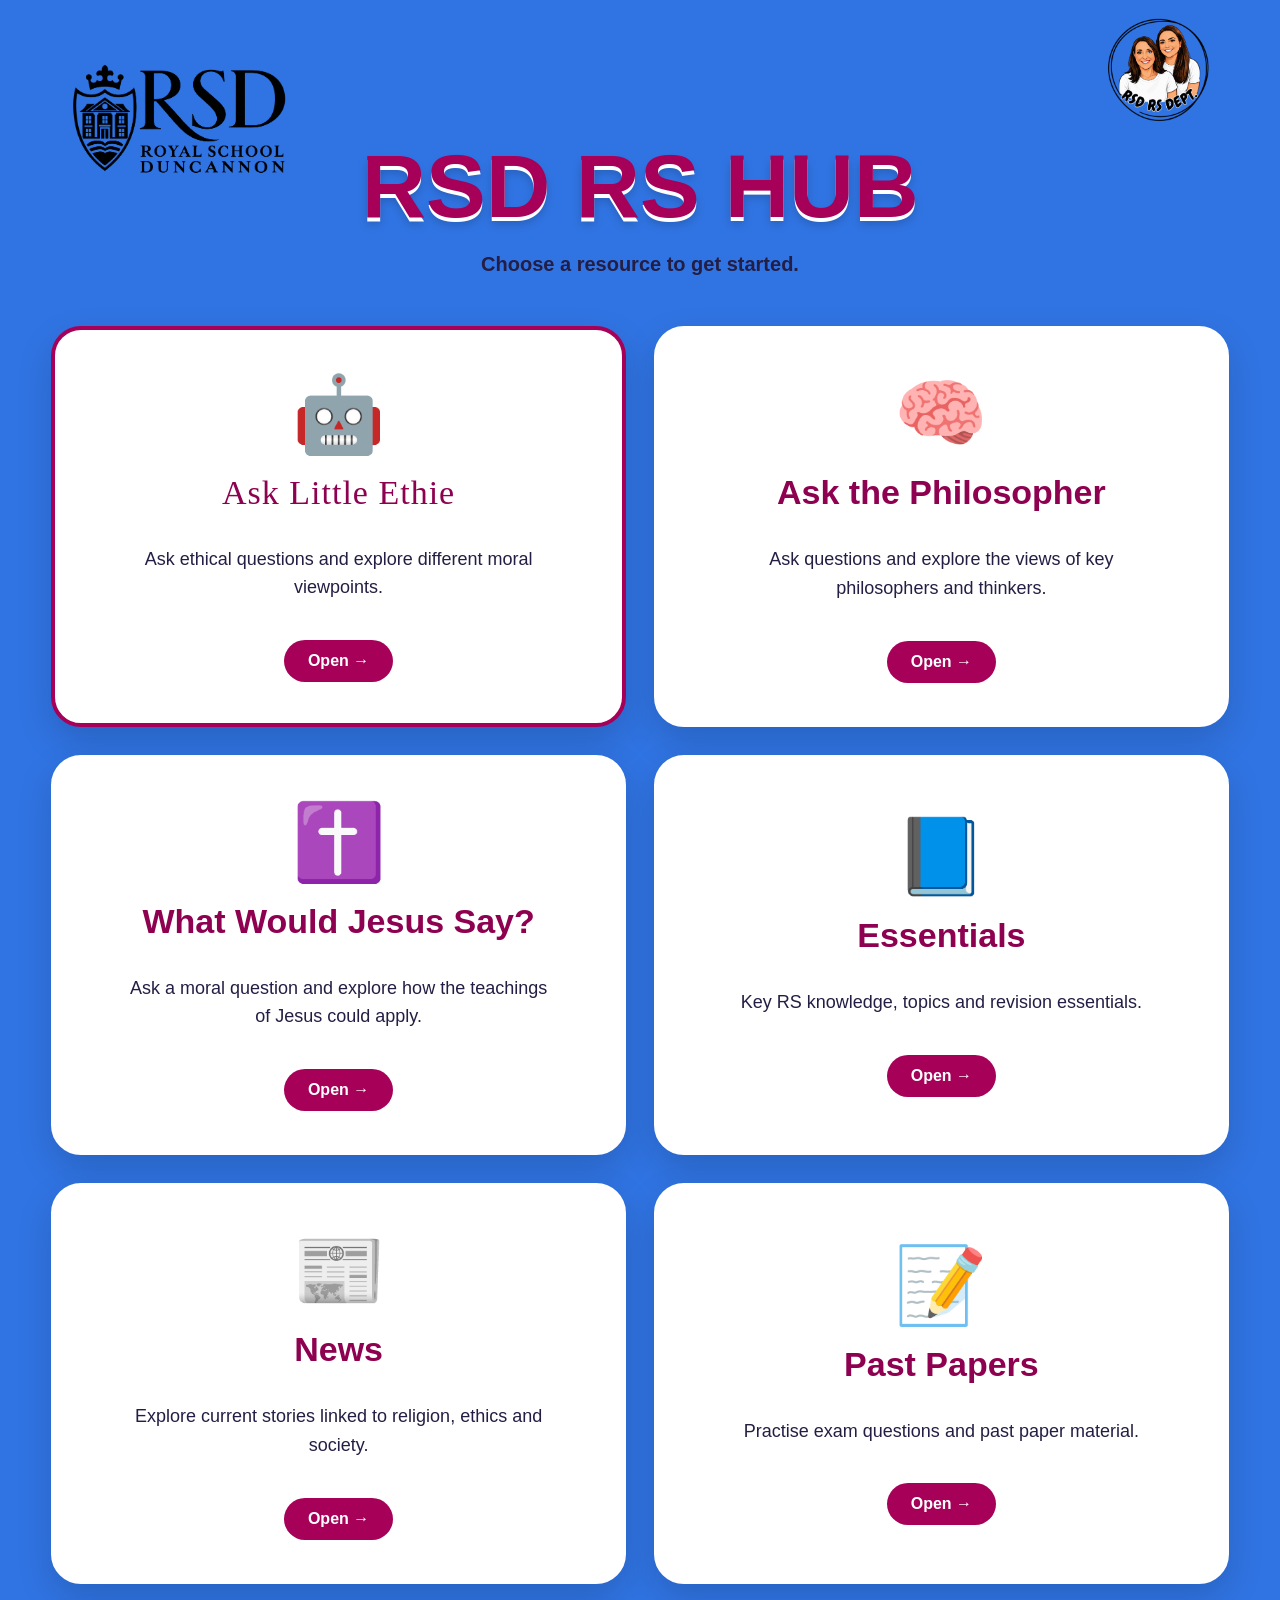
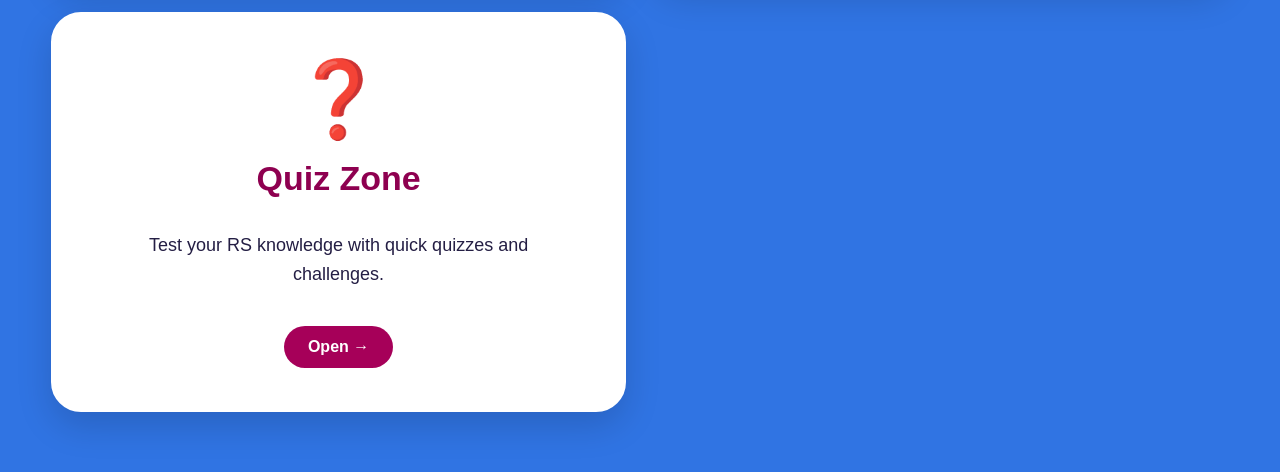
<file: index.html>
<!DOCTYPE html>
<html lang="en">

<head>
  <meta charset="UTF-8">
  <meta name="viewport" content="width=device-width, initial-scale=1.0">

  <title>RSD RS Hub</title>

  <link rel="stylesheet" href="style.css">
</head>
  
<body class="hub-page">

  <main class="hub">
<img
  src="RSDlogoTB.png"
  alt="Royal School Dungannon"
  class="corner-logo corner-logo-left"
>

<img
  src="smiling_duo_rsd_emblem.png"
  alt="RSD RS Department"
  class="corner-logo corner-logo-right"
>
<header class="hub-header">

  <h1>RSD RS HUB</h1>

  <p>Choose a resource to get started.</p>

</header>

    <section class="hub-grid">

      <a href="ethos.html" class="hub-card ethos-card">

        <div class="hub-icon">
          🤖
        </div>

        <h2 class="ethie-title">Ask Little Ethie</h2>

        <p>
          Ask ethical questions and explore different
          moral viewpoints.
        </p>

<span class="hub-open">
  Open →
</span>

</a>



  <a href="philosophers.html" class="hub-card philosopher-card">

  <div class="hub-icon">
    🧠
  </div>

  <h2>Ask the Philosopher</h2>

  <p>
    Ask questions and explore the views of key philosophers and thinkers.
  </p>

  <span class="hub-open">
    Open →
  </span>
    </a>
<a href="jesus.html" class="hub-card jesus-card">

  <div class="hub-icon">
    ✝️
  </div>

  <h2>What Would Jesus Say?</h2>

  <p>
    Ask a moral question and explore how the teachings of Jesus could apply.
  </p>

  <span class="hub-open">
    Open →
  </span>

</a>


      <a href="essentials.html" class="hub-card">

  <div class="hub-icon">
    📘
  </div>

  <h2>Essentials</h2>

  <p>
    Key RS knowledge, topics and revision essentials.
  </p>

  <span class="hub-open">
    Open →
  </span>

</a>


<a href="https://canva.link/9yut80tl4a3m4l4" class="hub-card" target="_blank" rel="noopener noreferrer">

  <div class="hub-icon">
    📰
  </div>

  <h2>News</h2>

  <p>
    Explore current stories linked to religion, ethics and society.
  </p>

  <span class="hub-open">
    Open →
  </span>

</a>


<a href="past-papers.html" class="hub-card">

  <div class="hub-icon">
    📝
  </div>

  <h2>Past Papers</h2>

  <p>
    Practise exam questions and past paper material.
  </p>

  <span class="hub-open">
    Open →
  </span>

</a>


<a href="quiz.html" class="hub-card">

  <div class="hub-icon">
    ❓
  </div>

  <h2>Quiz Zone</h2>

  <p>
    Test your RS knowledge with quick quizzes and challenges.
  </p>

  <span class="hub-open">
    Open →
  </span>

</a>
    </section>
  </main>
<div id="peekRobot" class="peek-robot">
  <div class="peek-head">
    <div class="peek-face">
      <div class="peek-eyes">
        <span></span>
        <span></span>
      </div>
      <div class="peek-mouth"></div>
    </div>
  </div>
</div>
  <script>
  const peekRobot = document.getElementById("peekRobot");

  const peekPositions = [
    "peek-left",
    "peek-right",
    "peek-bottom-left",
    "peek-bottom-right"
  ];
    
  function showPeekRobot() {
    peekRobot.className = "peek-robot";

    const randomPosition =
      peekPositions[Math.floor(Math.random() * peekPositions.length)];

    peekRobot.classList.add(randomPosition);

    setTimeout(() => {
      peekRobot.classList.add("show");
    }, 100);

    setTimeout(() => {
      peekRobot.classList.remove("show");
    }, 3500);

    const nextPeek =
      Math.floor(Math.random() * 12000) + 10000;

    setTimeout(showPeekRobot, nextPeek);
  }

  setTimeout(showPeekRobot, 5000);
    const idleScreen = document.getElementById("idleScreen");

let idleTimer;

function resetIdleTimer() {
  idleScreen.classList.remove("show");

  clearTimeout(idleTimer);

  idleTimer = setTimeout(() => {
    idleScreen.classList.add("show");
  }, 30000);
}

document.addEventListener("mousemove", resetIdleTimer);
document.addEventListener("mousedown", resetIdleTimer);
document.addEventListener("keydown", resetIdleTimer);
document.addEventListener("touchstart", resetIdleTimer);

resetIdleTimer();
</script>
  
  <div id="idleScreen" class="idle-screen">
  IDLE
</div>
  
</body>
</html>
</file>
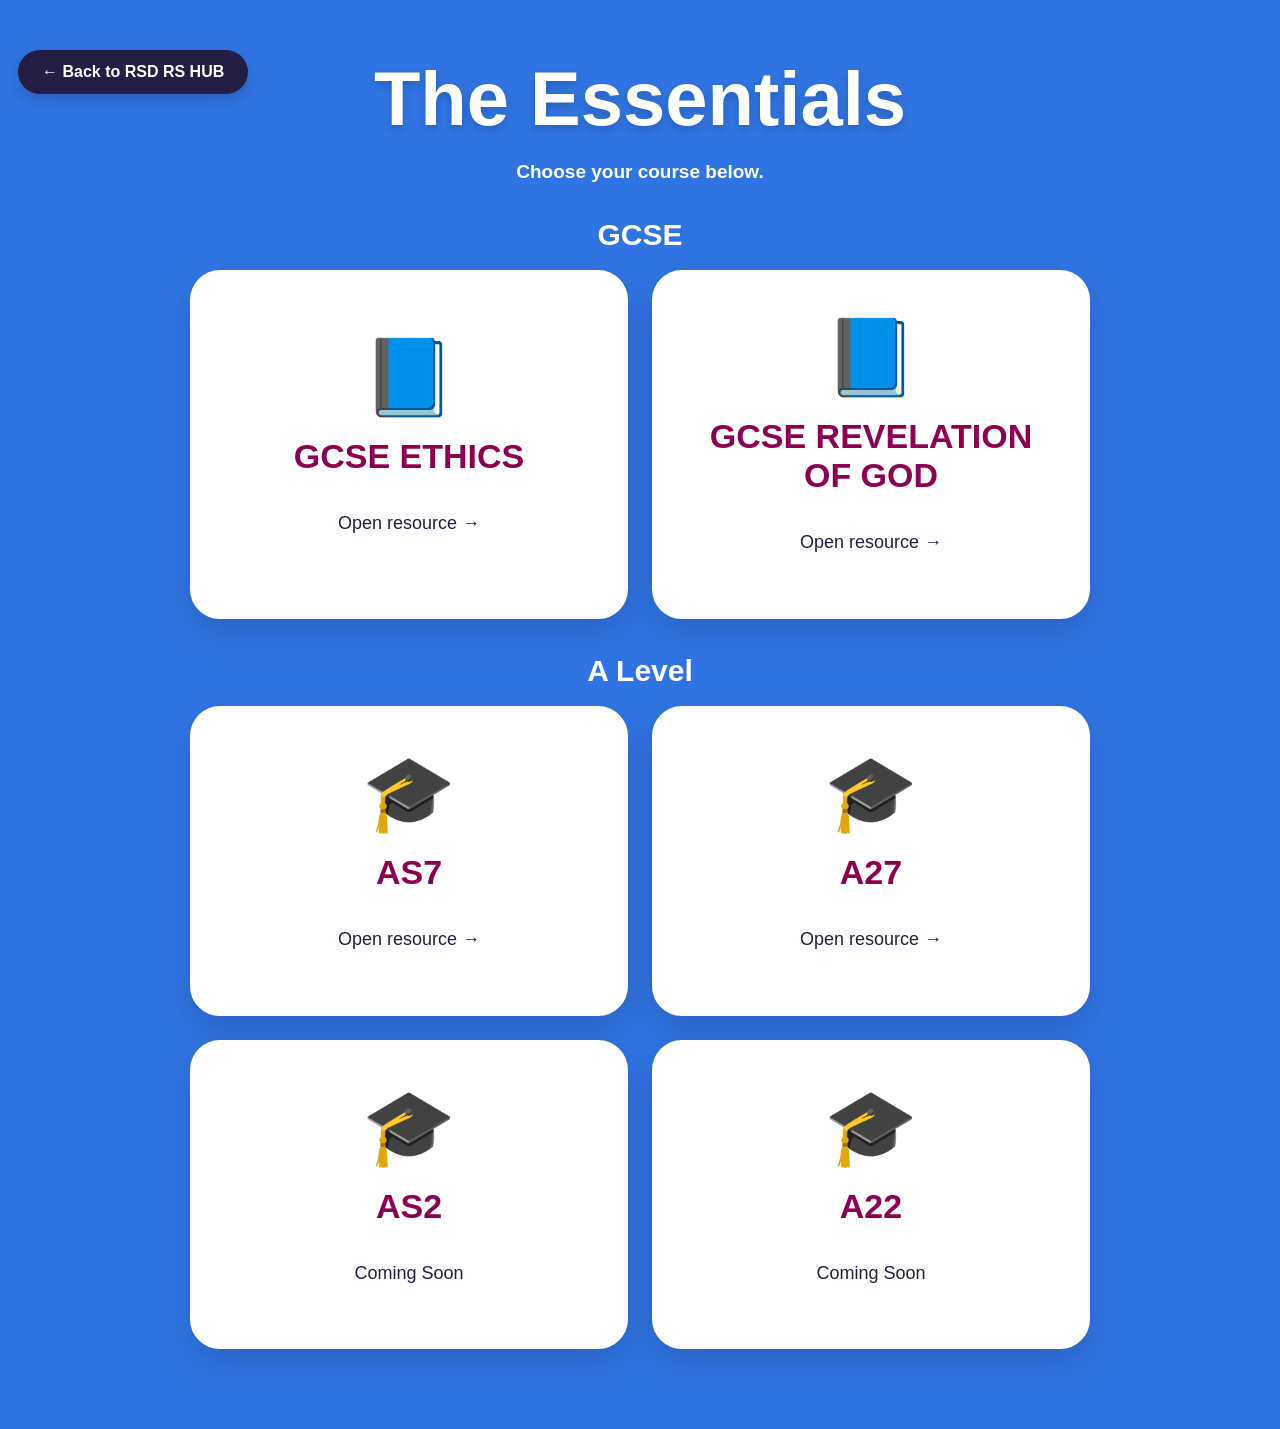
<file: essentials.html>
<!DOCTYPE html>
<html lang="en">

<head>
  <meta charset="UTF-8">
  <meta name="viewport" content="width=device-width, initial-scale=1.0">

  <title>The Essentials</title>

  <link rel="stylesheet" href="style.css">
</head>

<body>

  <main class="essentials-page">

    <a href="index.html" class="home-button">
      ← Back to RSD RS HUB
    </a>

    <h1>The Essentials</h1>

    <p class="essentials-intro">
      Choose your course below.
    </p>


    <h2 class="essentials-section-title">
      GCSE
    </h2>

    <section class="essentials-grid">

      <a href="https://canva.link/kz4bxs4hrdevelj"
         class="hub-card"
         target="_blank"
         rel="noopener noreferrer">

        <div class="hub-icon">
          📘
        </div>

        <h2>GCSE ETHICS</h2>

        <p>
          Open resource →
        </p>

      </a>


      <a href="https://canva.link/eyee7j3oi929hre"
         class="hub-card"
         target="_blank"
         rel="noopener noreferrer">

        <div class="hub-icon">
          📘
        </div>

        <h2>GCSE REVELATION OF GOD</h2>

        <p>
          Open resource →
        </p>

      </a>

    </section>


    <h2 class="essentials-section-title">
      A Level
    </h2>

    <section class="essentials-grid">

      <a href="https://canva.link/0fxkkprxi3076tm"
         class="hub-card"
         target="_blank"
         rel="noopener noreferrer">

        <div class="hub-icon">
          🎓
        </div>

        <h2>AS7</h2>

        <p>
          Open resource →
        </p>

      </a>


      <a href="https://canva.link/s7z1t099bra8o6f"
         class="hub-card"
         target="_blank"
         rel="noopener noreferrer">

        <div class="hub-icon">
          🎓
        </div>

        <h2>A27</h2>

        <p>
          Open resource →
        </p>

      </a>


      <div class="hub-card">

        <div class="hub-icon">
          🎓
        </div>

        <h2>AS2</h2>

        <p>
          Coming Soon
        </p>

      </div>


      <div class="hub-card">

        <div class="hub-icon">
          🎓
        </div>

        <h2>A22</h2>

        <p>
          Coming Soon
        </p>

      </div>

    </section>

  </main>

</body>

</html>
</file>
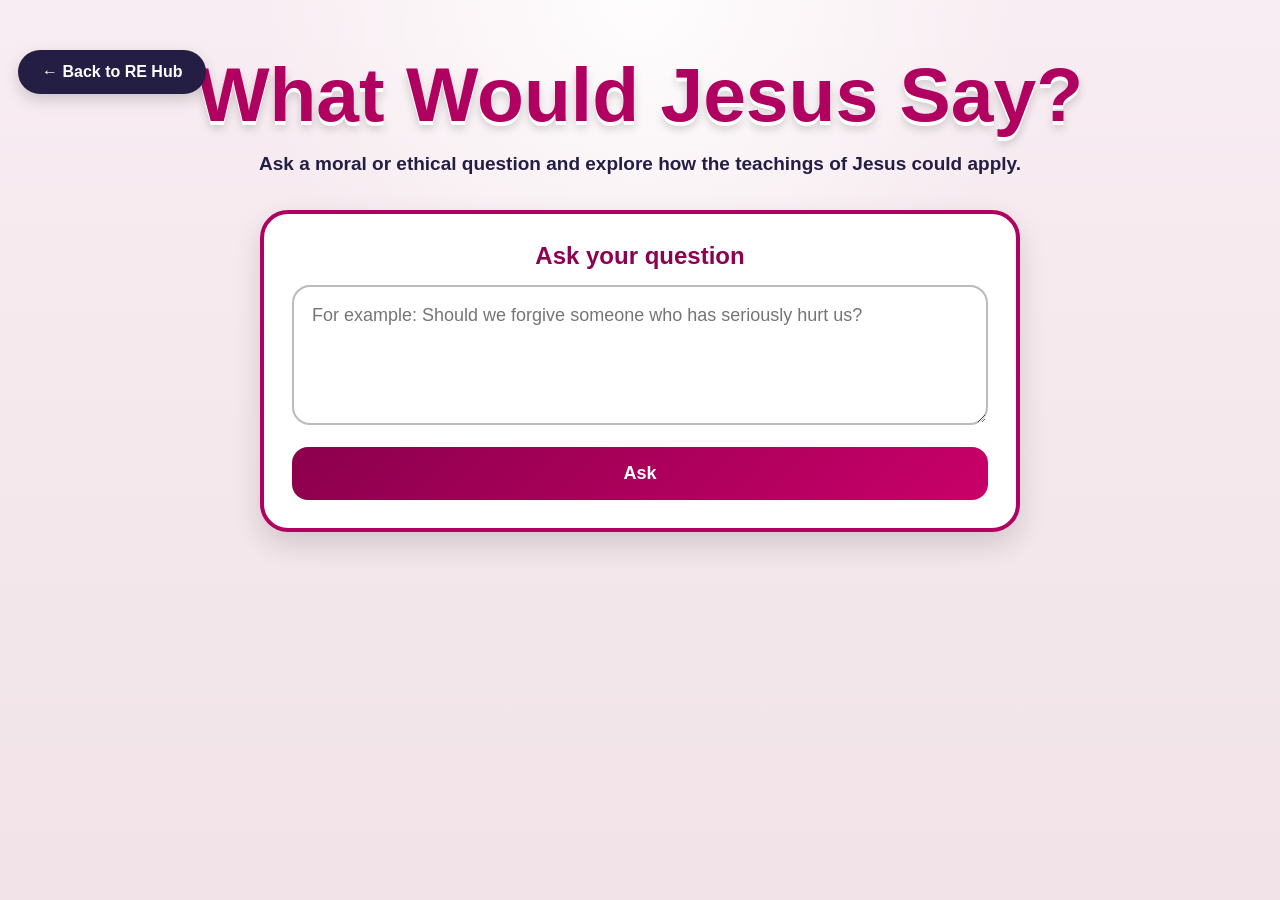
<file: jesus.html>
<!DOCTYPE html>
<html lang="en">

<head>
  <meta charset="UTF-8">
  <meta name="viewport" content="width=device-width, initial-scale=1.0">

  <title>What Would Jesus Say?</title>

  <link rel="stylesheet" href="style.css">
</head>

<body>

  <main class="jesus-page">

    <a href="index.html" class="home-button">← Back to RE Hub</a>

    <header class="jesus-header">
      <h1>What Would Jesus Say?</h1>
      <p>
        Ask a moral or ethical question and explore how the teachings of Jesus could apply.
      </p>
    </header>

    <section class="jesus-question-box">

      <label for="jesusQuestion">
        Ask your question
      </label>

      <textarea
        id="jesusQuestion"
        placeholder="For example: Should we forgive someone who has seriously hurt us?"
      ></textarea>

      <button id="askJesusButton">
        Ask
      </button>

    </section>

    <section id="jesusAnswer" class="jesus-answer hidden">

      <h2>What Would Jesus Say?</h2>

      <div id="jesusAnswerText"></div>

    </section>

  </main>

  <script src="jesus.js"></script>

</body>

</html>
</file>
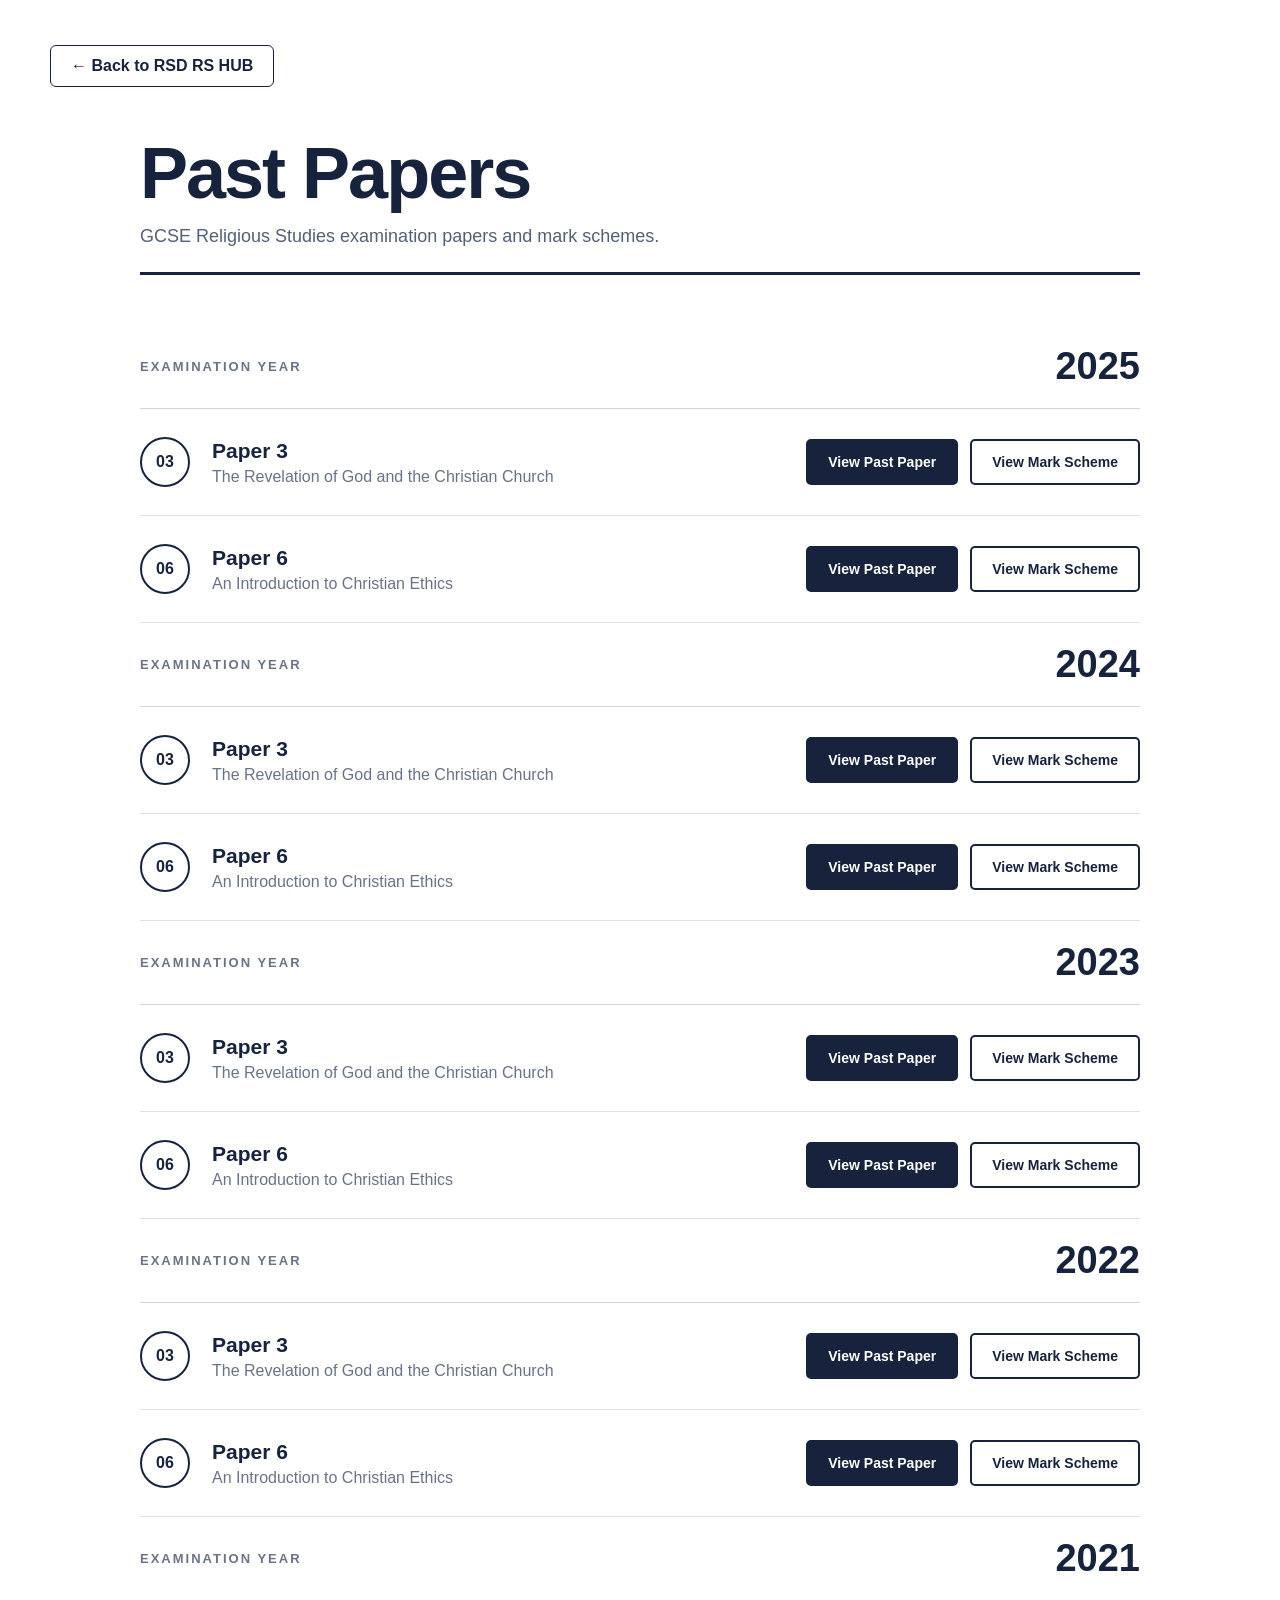
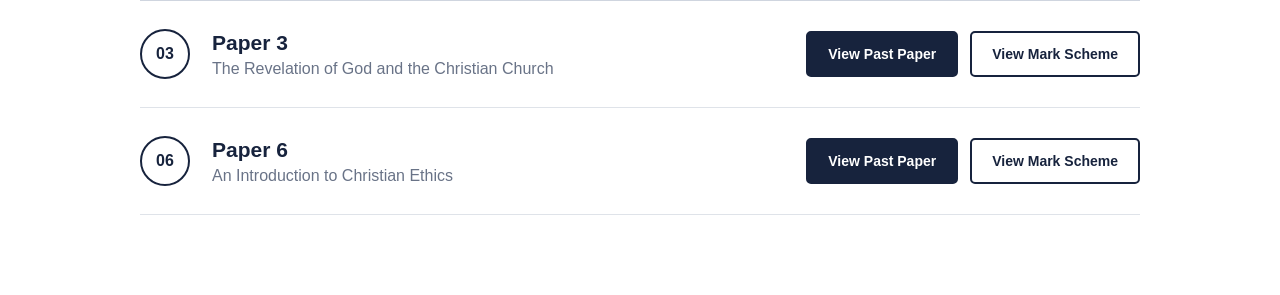
<file: past-papers.html>
<!DOCTYPE html>
<html lang="en">

<head>
  <meta charset="UTF-8">
  <meta name="viewport" content="width=device-width, initial-scale=1.0">

  <title>Past Papers | RSD RS HUB</title>

  <link rel="stylesheet" href="style.css">
</head>

<body>

  <main class="past-papers-page">

    <a href="index.html" class="past-papers-back">
      ← Back to RSD RS HUB
    </a>

    <header class="past-papers-header">

      <h1>Past Papers</h1>

      <p>
        GCSE Religious Studies examination papers and mark schemes.
      </p>

    </header>


    <!-- =====================
         2025
    ====================== -->

    <section class="paper-year">

      <div class="paper-year-heading">
        <span>EXAMINATION YEAR</span>
        <h2>2025</h2>
      </div>


      <div class="paper-entry">

        <div class="paper-info">

          <span class="paper-number">03</span>

          <div>
            <h3>Paper 3</h3>
            <p>
              The Revelation of God and the Christian Church
            </p>
          </div>

        </div>

        <div class="paper-actions">

          <a
            href="https://ccea.org.uk/downloads/docs/Past-Papers/cleared/GCSE/GCSE%20Religious%20Studies%20%282017%29/2025-Summer/Standard/0/GCSE-Religious%20Studies-581-Summer2025-Paper%203%2C%20The%20Revelation%20of%20God%20and%20the%20Christian%20Church-Paper.pdf"
            class="paper-button"
            target="_blank"
            rel="noopener noreferrer">
            View Past Paper
          </a>

          <a
            href="https://ccea.org.uk/downloads/docs/Past-Papers/cleared/GCSE/GCSE%20Religious%20Studies%20%282017%29/2025-Summer/Standard/0/GCSE-Religious%20Studies-581-Summer2025-Paper%203%2C%20The%20Revelation%20of%20God%20and%20the%20Christian%20Church-MS.pdf"
            class="answers-button"
            target="_blank"
            rel="noopener noreferrer">
            View Mark Scheme
          </a>

        </div>

      </div>


      <div class="paper-entry">

        <div class="paper-info">

          <span class="paper-number">06</span>

          <div>
            <h3>Paper 6</h3>
            <p>
              An Introduction to Christian Ethics
            </p>
          </div>

        </div>

        <div class="paper-actions">

          <a
            href="https://ccea.org.uk/downloads/docs/Past-Papers/cleared/GCSE/GCSE%20Religious%20Studies%20%282017%29/2025-Summer/Standard/0/GCSE-Religious%20Studies-581-Summer2025-Paper%206%2C%20An%20Introduction%20to%20Christian%20Ethics-Paper.pdf"
            class="paper-button"
            target="_blank"
            rel="noopener noreferrer">
            View Past Paper
          </a>

          <a
            href="https://ccea.org.uk/downloads/docs/Past-Papers/cleared/GCSE/GCSE%20Religious%20Studies%20%282017%29/2025-Summer/Standard/0/GCSE-Religious%20Studies-581-Summer2025-Paper%206%2C%20An%20Introduction%20to%20Christian%20Ethics-MS.pdf"
            class="answers-button"
            target="_blank"
            rel="noopener noreferrer">
            View Mark Scheme
          </a>

        </div>

      </div>

    </section>


    <!-- =====================
         2024
    ====================== -->

    <section class="paper-year">

      <div class="paper-year-heading">
        <span>EXAMINATION YEAR</span>
        <h2>2024</h2>
      </div>


      <div class="paper-entry">

        <div class="paper-info">

          <span class="paper-number">03</span>

          <div>
            <h3>Paper 3</h3>
            <p>
              The Revelation of God and the Christian Church
            </p>
          </div>

        </div>

        <div class="paper-actions">

          <a
            href="https://ccea.org.uk/downloads/docs/Past-Papers/cleared/GCSE/GCSE%20Religious%20Studies%20%282017%29/2024-Summer/Standard/0/GCSE-Religious%20Studies-581-Summer2024-Paper%203%2C%20The%20Revelation%20of%20God%20and%20the%20Christian%20Church-Paper.pdf"
            class="paper-button"
            target="_blank"
            rel="noopener noreferrer">
            View Past Paper
          </a>

          <a
            href="https://ccea.org.uk/downloads/docs/Past-Papers/cleared/GCSE/GCSE%20Religious%20Studies%20%282017%29/2024-Summer/Standard/0/GCSE-Religious%20Studies-581-Summer2024-Paper%203%2C%20The%20Revelation%20of%20God%20and%20the%20Christian%20Church-MS.pdf"
            class="answers-button"
            target="_blank"
            rel="noopener noreferrer">
            View Mark Scheme
          </a>

        </div>

      </div>


      <div class="paper-entry">

        <div class="paper-info">

          <span class="paper-number">06</span>

          <div>
            <h3>Paper 6</h3>
            <p>
              An Introduction to Christian Ethics
            </p>
          </div>

        </div>

        <div class="paper-actions">

          <a
            href="https://ccea.org.uk/downloads/docs/Past-Papers/cleared/GCSE/GCSE%20Religious%20Studies%20%282017%29/2024-Summer/Standard/0/GCSE-Religious%20Studies-581-Summer2024-Paper%206%2C%20An%20Introduction%20to%20Christian%20Ethics-Paper.pdf"
            class="paper-button"
            target="_blank"
            rel="noopener noreferrer">
            View Past Paper
          </a>

          <a
            href="https://ccea.org.uk/downloads/docs/Past-Papers/cleared/GCSE/GCSE%20Religious%20Studies%20%282017%29/2024-Summer/Standard/0/GCSE-Religious%20Studies-581-Summer2024-Paper%206%2C%20An%20Introduction%20to%20Christian%20Ethics-MS.pdf"
            class="answers-button"
            target="_blank"
            rel="noopener noreferrer">
            View Mark Scheme
          </a>

        </div>

      </div>

    </section>


    <!-- =====================
         2023
    ====================== -->

    <section class="paper-year">

      <div class="paper-year-heading">
        <span>EXAMINATION YEAR</span>
        <h2>2023</h2>
      </div>


      <div class="paper-entry">

        <div class="paper-info">

          <span class="paper-number">03</span>

          <div>
            <h3>Paper 3</h3>
            <p>
              The Revelation of God and the Christian Church
            </p>
          </div>

        </div>

        <div class="paper-actions">

          <a
            href="https://ccea.org.uk/downloads/docs/Past-Papers/cleared/GCSE/GCSE%20Religious%20Studies%20%282017%29/2023-Summer/Standard/0/GCSE-Religious%20Studies-581-Summer2023-Paper%203%2C%20The%20Revelation%20of%20God%20and%20the%20Christian%20Church-Paper.pdf"
            class="paper-button"
            target="_blank"
            rel="noopener noreferrer">
            View Past Paper
          </a>

          <a
            href="https://ccea.org.uk/downloads/docs/Past-Papers/cleared/GCSE/GCSE%20Religious%20Studies%20%282017%29/2023-Summer/Standard/0/GCSE-Religious%20Studies-581-Summer2023-Paper%203%2C%20The%20Revelation%20of%20God%20and%20the%20Christian%20Church-MS.pdf"
            class="answers-button"
            target="_blank"
            rel="noopener noreferrer">
            View Mark Scheme
          </a>

        </div>

      </div>


      <div class="paper-entry">

        <div class="paper-info">

          <span class="paper-number">06</span>

          <div>
            <h3>Paper 6</h3>
            <p>
              An Introduction to Christian Ethics
            </p>
          </div>

        </div>

        <div class="paper-actions">

          <a
            href="https://ccea.org.uk/downloads/docs/Past-Papers/cleared/GCSE/GCSE%20Religious%20Studies%20%282017%29/2023-Summer/Standard/0/GCSE-Religious%20Studies-581-Summer2023-Paper%206%2C%20An%20Introduction%20to%20Christian%20Ethics-Paper.pdf"
            class="paper-button"
            target="_blank"
            rel="noopener noreferrer">
            View Past Paper
          </a>

          <a
            href="https://ccea.org.uk/downloads/docs/Past-Papers/cleared/GCSE/GCSE%20Religious%20Studies%20%282017%29/2023-Summer/Standard/0/GCSE-Religious%20Studies-581-Summer2023-Paper%206%2C%20An%20Introduction%20to%20Christian%20Ethics-MS.pdf"
            class="answers-button"
            target="_blank"
            rel="noopener noreferrer">
            View Mark Scheme
          </a>

        </div>

      </div>

    </section>


    <!-- =====================
         2022
    ====================== -->

    <section class="paper-year">

      <div class="paper-year-heading">
        <span>EXAMINATION YEAR</span>
        <h2>2022</h2>
      </div>


      <div class="paper-entry">

        <div class="paper-info">

          <span class="paper-number">03</span>

          <div>
            <h3>Paper 3</h3>
            <p>
              The Revelation of God and the Christian Church
            </p>
          </div>

        </div>

        <div class="paper-actions">

          <a
            href="https://ccea.org.uk/downloads/docs/Past-Papers/cleared/GCSE/GCSE%20Religious%20Studies%20%282017%29/2022-Summer/Standard/0/GCSE-Religious%20Studies-581-Summer2022-Paper%203%2C%20The%20Revelation%20of%20God%20and%20the%20Christian%20Church-Paper.pdf"
            class="paper-button"
            target="_blank"
            rel="noopener noreferrer">
            View Past Paper
          </a>

          <a
            href="https://ccea.org.uk/downloads/docs/Past-Papers/cleared/GCSE/GCSE%20Religious%20Studies%20%282017%29/2022-Summer/Standard/0/GCSE-Religious%20Studies-581-Summer2022-Paper%203%2C%20The%20Revelation%20of%20God%20and%20the%20Christian%20Church-MS.pdf"
            class="answers-button"
            target="_blank"
            rel="noopener noreferrer">
            View Mark Scheme
          </a>

        </div>

      </div>


      <div class="paper-entry">

        <div class="paper-info">

          <span class="paper-number">06</span>

          <div>
            <h3>Paper 6</h3>
            <p>
              An Introduction to Christian Ethics
            </p>
          </div>

        </div>

        <div class="paper-actions">

          <a
            href="https://ccea.org.uk/downloads/docs/Past-Papers/cleared/GCSE/GCSE%20Religious%20Studies%20%282017%29/2022-Summer/Standard/0/GCSE-Religious%20Studies-581-Summer2022-Paper%206%2C%20An%20Introduction%20to%20Christian%20Ethics-Paper.pdf"
            class="paper-button"
            target="_blank"
            rel="noopener noreferrer">
            View Past Paper
          </a>

          <a
            href="https://ccea.org.uk/downloads/docs/Past-Papers/cleared/GCSE/GCSE%20Religious%20Studies%20%282017%29/2022-Summer/Standard/0/GCSE-Religious%20Studies-581-Summer2022-Paper%206%2C%20An%20Introduction%20to%20Christian%20Ethics-MS.pdf"
            class="answers-button"
            target="_blank"
            rel="noopener noreferrer">
            View Mark Scheme
          </a>

        </div>

      </div>

    </section>


    <!-- =====================
         2021
    ====================== -->

    <section class="paper-year">

      <div class="paper-year-heading">
        <span>EXAMINATION YEAR</span>
        <h2>2021</h2>
      </div>


      <div class="paper-entry">

        <div class="paper-info">

          <span class="paper-number">03</span>

          <div>
            <h3>Paper 3</h3>
            <p>
              The Revelation of God and the Christian Church
            </p>
          </div>

        </div>

        <div class="paper-actions">

          <a
            href="https://ccea.org.uk/downloads/docs/Past-Papers/cleared/GCSE/GCSE%20Religious%20Studies%20%282017%29/2021-Summer/Standard/0/GCSE-Religious%20Studies-581-Summer2021-Paper%203%2C%20The%20Revelation%20of%20God%20and%20the%20Christian%20Church-Paper.pdf"
            class="paper-button"
            target="_blank"
            rel="noopener noreferrer">
            View Past Paper
          </a>

          <a
            href="https://ccea.org.uk/downloads/docs/Past-Papers/cleared/GCSE/GCSE%20Religious%20Studies%20%282017%29/2021-Summer/Standard/0/GCSE-Religious%20Studies-581-Summer2021-Paper%203%2C%20The%20Revelation%20of%20God%20and%20the%20Christian%20Church-MS.pdf"
            class="answers-button"
            target="_blank"
            rel="noopener noreferrer">
            View Mark Scheme
          </a>

        </div>

      </div>


      <div class="paper-entry">

        <div class="paper-info">

          <span class="paper-number">06</span>

          <div>
            <h3>Paper 6</h3>
            <p>
              An Introduction to Christian Ethics
            </p>
          </div>

        </div>

        <div class="paper-actions">

          <a
            href="https://ccea.org.uk/downloads/docs/Past-Papers/cleared/GCSE/GCSE%20Religious%20Studies%20%282017%29/2021-Summer/Standard/0/GCSE-Religious%20Studies-581-Summer2021-Paper%206%2C%20An%20Introduction%20to%20Christian%20Ethics-Paper.pdf"
            class="paper-button"
            target="_blank"
            rel="noopener noreferrer">
            View Past Paper
          </a>

          <a
            href="https://ccea.org.uk/downloads/docs/Past-Papers/cleared/GCSE/GCSE%20Religious%20Studies%20%282017%29/2021-Summer/Standard/0/GCSE-Religious%20Studies-581-Summer2021-Paper%206%2C%20An%20Introduction%20to%20Christian%20Ethics-MS.pdf"
            class="answers-button"
            target="_blank"
            rel="noopener noreferrer">
            View Mark Scheme
          </a>

        </div>

      </div>

    </section>


  </main>

</body>

</html>
</file>
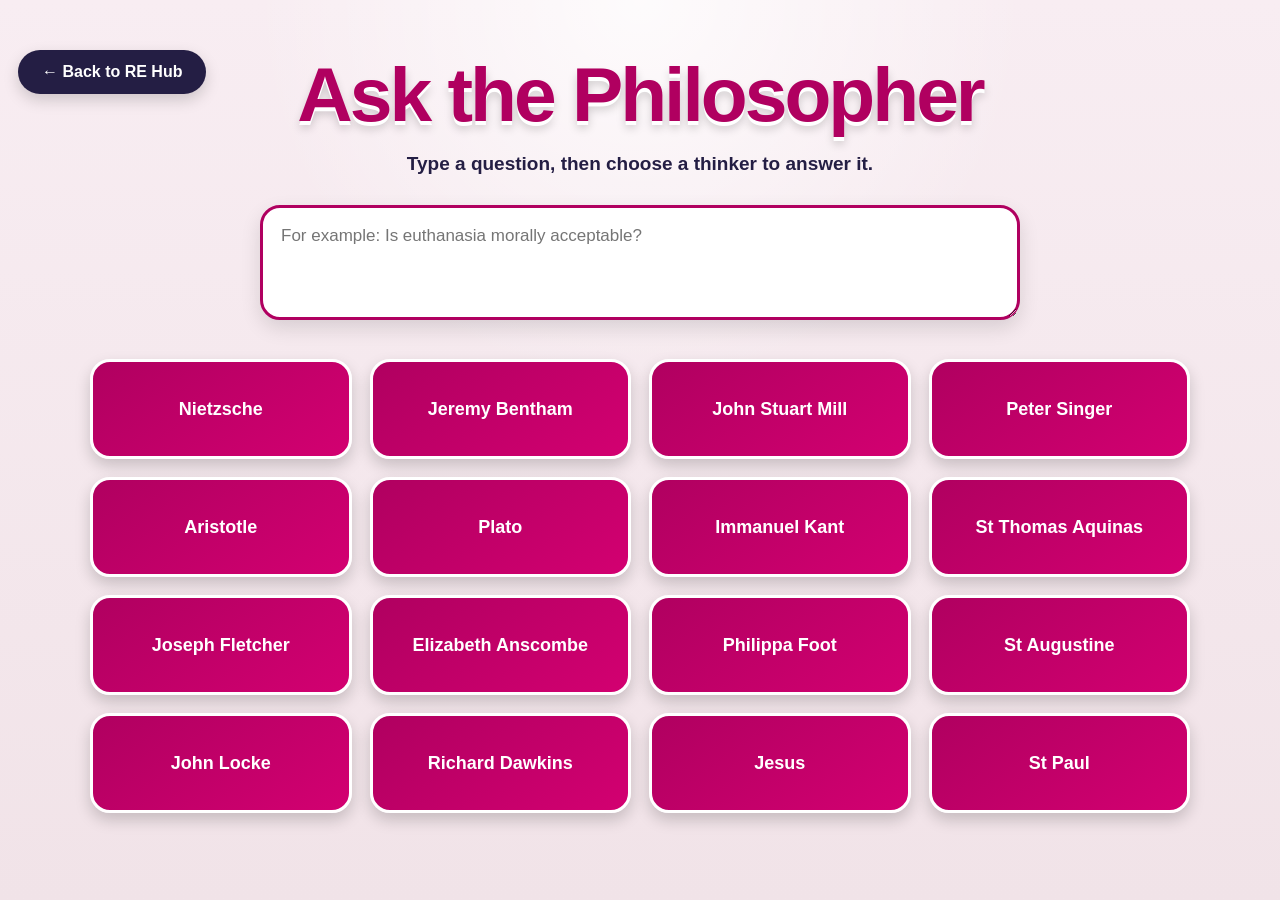
<file: philosophers.html>
<!DOCTYPE html>
<html lang="en">

<head>
  <meta charset="UTF-8">
  <meta name="viewport" content="width=device-width, initial-scale=1.0">
  <title>Ask the Philosopher</title>
  <link rel="stylesheet" href="style.css">
</head>

<body>

  <main class="philosopher-page">

    <h1>Ask the Philosopher</h1>
    <p class="philosopher-intro">
      Type a question, then choose a thinker to answer it.
    </p>

    <section class="philosopher-question-box">

      <textarea
        id="philosopherQuestion"
        placeholder="For example: Is euthanasia morally acceptable?"
      ></textarea>

    </section>

    <section class="philosopher-grid">

      <button class="philosopher-button" data-philosopher="Nietzsche">Nietzsche</button>
      <button class="philosopher-button" data-philosopher="Jeremy Bentham">Jeremy Bentham</button>
      <button class="philosopher-button" data-philosopher="John Stuart Mill">John Stuart Mill</button>
      <button class="philosopher-button" data-philosopher="Peter Singer">Peter Singer</button>

      <button class="philosopher-button" data-philosopher="Aristotle">Aristotle</button>
      <button class="philosopher-button" data-philosopher="Plato">Plato</button>
      <button class="philosopher-button" data-philosopher="Immanuel Kant">Immanuel Kant</button>
      <button class="philosopher-button" data-philosopher="St Thomas Aquinas">St Thomas Aquinas</button>

      <button class="philosopher-button" data-philosopher="Joseph Fletcher">Joseph Fletcher</button>
      <button class="philosopher-button" data-philosopher="Elizabeth Anscombe">Elizabeth Anscombe</button>
      <button class="philosopher-button" data-philosopher="Philippa Foot">Philippa Foot</button>
      <button class="philosopher-button" data-philosopher="St Augustine">St Augustine</button>

      <button class="philosopher-button" data-philosopher="John Locke">John Locke</button>
      <button class="philosopher-button" data-philosopher="Richard Dawkins">Richard Dawkins</button>
      <button class="philosopher-button" data-philosopher="Jesus">Jesus</button>
      <button class="philosopher-button" data-philosopher="St Paul">St Paul</button>

    </section>

    <section id="philosopherAnswer" class="philosopher-answer hidden">
      <h2 id="philosopherAnswerTitle"></h2>
      <div id="philosopherAnswerText"></div>
    </section>

    <a href="index.html" class="home-button">← Back to RE Hub</a>

  </main>

  <script src="philosophers.js"></script>

</body>
</html>
</file>
<file: style.css>
* {
  box-sizing: border-box;
}

body {
  margin: 0;
  font-family: Arial, Helvetica, sans-serif;
  background:
    radial-gradient(circle at top, #fff7fa, #eadde1);
  color: #241e44;
}

.app {
  width: min(1500px, 96%);
  margin: 20px auto 60px;
}


/* HEADER */

.hero {
  text-align: center;
  margin-bottom: 20px;
}

.hero h1 {
  margin: 0;
  font-size: clamp(52px, 7vw, 100px);
  color: #a60059;
  letter-spacing: -4px;

  text-shadow:
    0 4px 0 white,
    0 7px 10px rgba(0,0,0,0.22);
}

.hero p {
  font-size: 18px;
  margin-top: 5px;
}


/* MAIN LAYOUT */

.ethics-layout {
  display: grid;
  grid-template-columns: 320px minmax(520px, 1fr) 320px;
  gap: 20px;
  align-items: center;
  min-height: 700px;
}


/* SIDE COLUMNS */

.option-column {
  display: flex;
  flex-direction: column;
  gap: 12px;
}

.option-column h2 {
  text-align: center;
  margin: 0 0 8px;
  font-size: 22px;
}


/* BUTTONS */

.ethics-button,
.thinker-button {
  min-height: 72px;

  display: flex;
  align-items: center;
  gap: 15px;

  padding: 12px 18px;

  border: 3px solid white;
  border-radius: 20px;

  color: white;

  font-size: 16px;
  font-weight: 800;

  text-align: left;

  box-shadow:
    0 5px 10px rgba(0,0,0,0.25);

  cursor: pointer;

  transition:
    transform 0.18s ease,
    filter 0.18s ease;
}

.ethics-button:hover,
.thinker-button:hover {
  transform: scale(1.04);
  filter: brightness(1.1);
}

.ethics-button:active,
.thinker-button:active {
  transform: scale(0.98);
}

.ethics-button:first-letter,
.thinker-button:first-letter {
  font-size: 30px;
}


/* COLOURS */

.pink {
  background: linear-gradient(135deg, #a00059, #e12670);
}

.blue {
  background: linear-gradient(135deg, #1167a9, #20a4e0);
}

.darkblue {
  background: linear-gradient(135deg, #164a9c, #2177c7);
}

.green {
  background: linear-gradient(135deg, #218347, #4fc36b);
}

.lime {
  background: linear-gradient(135deg, #4a8e34, #72c94d);
}

.orange {
  background: linear-gradient(135deg, #d95b00, #ff9500);
}

.purple {
  background: linear-gradient(135deg, #66287d, #914caf);
}

.teal {
  background: linear-gradient(135deg, #177b83, #39aeb5);
}

.gold {
  background: linear-gradient(135deg, #d28400, #f5b51b);
}

.red {
  background: linear-gradient(135deg, #a80e24, #e72d3a);
}


/* CENTRE */

.centre {
  min-width: 0;
}


/* ROBOT */

.robot-area {
  min-height: 500px;

  display: flex;
  flex-direction: column;
  align-items: center;
  justify-content: center;
}

.robot {
  position: relative;

  display: flex;
  flex-direction: column;
  align-items: center;

  animation: robotFloat 3s ease-in-out infinite;
}

@keyframes robotFloat {
  0%, 100% {
    transform: translateY(0);
  }

  50% {
    transform: translateY(-12px);
  }
}


/* ANTENNA */

.antenna {
  width: 10px;
  height: 35px;
  background: #888;
}

.antenna-light {
  width: 22px;
  height: 12px;

  position: relative;
  left: -6px;
  top: -5px;

  border-radius: 20px;

  background: #c70067;

  box-shadow: 0 0 12px #c70067;
}


/* HEAD */

.robot-head {
  width: 250px;
  height: 190px;

  padding: 18px;

  border-radius: 70px;

  background:
    linear-gradient(145deg, #ffffff, #d6d6d6);

  border: 4px solid #b8b8b8;

  box-shadow:
    0 20px 35px rgba(0,0,0,0.25);
}

.robot-screen {
  width: 100%;
  height: 100%;

  border-radius: 52px;

  background:
    radial-gradient(circle at center, #15354c, #07151d);

  display: flex;
  flex-direction: column;
  align-items: center;
  justify-content: center;

  box-shadow:
    inset 0 0 25px rgba(255,255,255,0.15);
}


/* EYES */

.eyes {
  display: flex;
  gap: 50px;
}

.eye {
  width: 44px;
  height: 58px;

  border-radius: 50%;

  background: #e5faff;

  position: relative;

  animation: blink 5s infinite;
}

@keyframes blink {

  0%, 45%, 48%, 100% {
    transform: scaleY(1);
  }

  46%, 47% {
    transform: scaleY(0.08);
  }
}

.pupil {
  width: 18px;
  height: 25px;

  border-radius: 50%;

  background: #14374c;

  position: absolute;

  top: 17px;
  left: 14px;
}


/* MOUTH */

.mouth {
  width: 60px;
  height: 25px;

  margin-top: 20px;

  border-bottom: 6px solid #e5faff;
  border-radius: 50%;
}


/* BODY */

.neck {
  width: 55px;
  height: 25px;

  background: #777;
}

.robot-body {
  width: 210px;
  height: 185px;

  display: flex;
  justify-content: center;
  align-items: center;

  position: relative;

  border-radius: 34px 34px 55px 55px;

  background:
    linear-gradient(145deg, #5b4636, #2f241d);

  border: 5px solid #eee;

  box-shadow:
    0 15px 25px rgba(0,0,0,0.25);
}
.robot-body::before {
  content: "";
  position: absolute;
  left: 12px;
  right: 12px;
  bottom: 18px;
  height: 8px;
  background: #d81b60;
  border-radius: 8px;
}
.robot-body::after {
  content: "";
  position: absolute;

  top: 12px;
  left: 50%;
  transform: translateX(-50%);

  width: 34px;
  height: 105px;

  background:
    repeating-linear-gradient(
      135deg,
      #8f003f 0 14px,
      #d91f63 14px 22px,
      #ffffff 22px 26px
    );

  clip-path: polygon(
    25% 0,
    75% 0,
    66% 18%,
    100% 100%,
    50% 92%,
    0 100%,
    34% 18%
  );

  border-radius: 4px;
}

.body-title {
  position: absolute;
  left: 18px;
  bottom: 42px;

  color: white;
  text-align: left;

  font-size: 18px;
  font-weight: 900;
  line-height: 1;
}
.robot-crest {
  position: absolute;
  right: 18px;
  bottom: 38px;

  width: 52px;
  height: 62px;

  object-fit: contain;

  background: white;
  padding: 3px;

  border-radius: 6px;
  border: 2px solid #d81b60;

  z-index: 3;
}


/* ROBOT STATUS */

.robot-status {
  margin-top: 25px;

  padding: 10px 20px;

  border-radius: 30px;

  background: white;

  font-weight: bold;

  box-shadow: 0 5px 20px rgba(0,0,0,0.1);
}


/* THINKING ROBOT */

.robot.thinking {
  animation:
    robotThink 0.55s ease-in-out infinite alternate;
}

@keyframes robotThink {

  from {
    transform: rotate(-2deg) translateY(-5px);
  }

  to {
    transform: rotate(2deg) translateY(-12px);
  }
}

.robot.thinking .antenna-light {
  animation: pulse 0.5s infinite alternate;
}

@keyframes pulse {

  from {
    opacity: 0.35;
  }

  to {
    opacity: 1;
    box-shadow: 0 0 30px #ff0a84;
  }
}


/* SPEAKING ROBOT */

.robot.speaking .mouth {
  animation: talk 0.28s infinite alternate;
}

@keyframes talk {

  from {
    width: 45px;
    height: 12px;
  }

  to {
    width: 60px;
    height: 34px;
  }
}


/* QUESTION PANEL */

.ask-panel {
  background: white;

  padding: 25px;

  border: 5px solid #9f0057;

  border-radius: 30px;

  box-shadow:
    0 12px 30px rgba(0,0,0,0.15);
}

.ask-panel label {
  display: block;

  text-align: center;

  color: #930051;

  font-size: 26px;
  font-weight: 900;

  margin-bottom: 15px;
}

textarea {
  width: 100%;
  min-height: 125px;

  resize: vertical;

  padding: 18px;

  border: 2px solid #bbb;
  border-radius: 18px;

  font-family: inherit;
  font-size: 18px;

  outline: none;
}

textarea:focus {
  border-color: #a00059;

  box-shadow:
    0 0 0 4px rgba(160,0,89,0.12);
}

.instruction {
  text-align: center;
  font-weight: bold;
}

.all-button {
  width: 100%;

  padding: 16px;

  border: none;
  border-radius: 16px;

  background:
    linear-gradient(135deg, #7c0043, #c90069);

  color: white;

  font-size: 18px;
  font-weight: bold;

  cursor: pointer;
}


/* ANSWER */

.answer-section {
  margin-top: 40px;

  padding: 35px;

  background: white;

  border-radius: 28px;

  box-shadow:
    0 10px 35px rgba(0,0,0,0.16);
}

.answer-top {
  display: flex;
  justify-content: space-between;
  gap: 20px;
  align-items: center;

  border-bottom: 2px solid #eee;

  padding-bottom: 20px;
  margin-bottom: 25px;
}

.small-heading {
  color: #9f0057;

  font-size: 12px;
  font-weight: 900;

  letter-spacing: 2px;

  margin: 0;
}

.answer-top h2 {
  margin: 4px 0 0;
}

#answer {
  font-size: 17px;
  line-height: 1.75;
}

#answer h1 {
  color: #8c004d;
}

#answer h2 {
  color: #241e44;

  margin-top: 32px;
  margin-bottom: 10px;

  padding-bottom: 7px;

  border-bottom: 2px solid #eee;
}


/* SPEECH CONTROLS */

.speech-controls {
  display: flex;
  gap: 8px;
}

.speech-controls button {
  border: none;

  padding: 11px 15px;

  border-radius: 12px;

  cursor: pointer;

  font-weight: bold;
}

#readButton {
  background: #241e44;
  color: white;
}

#stopButton {
  background: #eee;
  color: #333;
}


/* HIDDEN */

.hidden {
  display: none;
}


/* MOBILE */

@media (max-width: 1000px) {

  .ethics-layout {
    grid-template-columns: 1fr;
  }

  .centre {
    order: -1;
  }

  .option-column {
    display: grid;
    grid-template-columns:
      repeat(2, minmax(0, 1fr));
  }

  .option-column h2 {
    grid-column: 1 / -1;
  }
}


@media (max-width: 600px) {

  .option-column {
    grid-template-columns: 1fr;
  }

  .robot-area {
    min-height: 430px;
  }

  .robot-head {
    width: 210px;
    height: 165px;
  }

  .answer-top {
    flex-direction: column;
    align-items: flex-start;
  }
}
/* =========================
   MRS MATTHEWS RE HUB
========================= */

.hub-page {
  margin: 0;
  min-height: 100vh;

  background:
    radial-gradient(circle at top, #fff7fa, #eadde1);

  font-family: Arial, Helvetica, sans-serif;
  color: #241e44;
}

.hub {
  width: min(1200px, 92%);
  margin: 0 auto;
  padding: 60px 0;
  position: relative;
}

.hub-header {
  text-align: center;
  margin-bottom: 50px;
}

.hub-header h1 {
  margin: 0;

  font-size: clamp(48px, 7vw, 90px);

  color: #a60059;

  text-shadow:
    0 4px 0 white,
    0 7px 10px rgba(0,0,0,0.18);
}

.hub-header p {
  margin-top: 15px;
  font-size: 20px;
  font-weight: bold;
}

.hub-grid {
  display: grid;

  grid-template-columns:
    repeat(2, minmax(0, 1fr));

  gap: 30px;
}

.hub-card {
  min-height: 360px;

  padding: 40px;

  border-radius: 30px;

  background: white;

  box-shadow:
    0 14px 35px rgba(0,0,0,0.15);

  border: 4px solid white;

  text-decoration: none;
  color: inherit;

  display: flex;
  flex-direction: column;
  align-items: center;
  justify-content: center;

  text-align: center;

  transition:
    transform 0.2s ease,
    box-shadow 0.2s ease;
}

.ethos-card {
  border-color: #a60059;
}

.ethos-card:hover {
  transform: translateY(-8px);

  box-shadow:
    0 20px 45px rgba(0,0,0,0.22);
}

.progress-card {
  opacity: 0.75;
  border-color: #999;
}

.hub-icon {
  font-size: 75px;
  margin-bottom: 15px;
}

.hub-card h2 {
  margin: 0 0 15px;

  font-size: 34px;

  color: #8e0050;
}

.hub-card p {
  max-width: 420px;

  font-size: 18px;
  line-height: 1.6;
}

.hub-open,
.hub-coming {
  margin-top: 20px;

  padding: 12px 24px;

  border-radius: 30px;

  font-size: 16px;
  font-weight: 900;
}

.hub-open {
  background: #a60059;
  color: white;
}

.hub-coming {
  background: #eee;
  color: #555;
}

@media (max-width: 800px) {
  .hub-grid {
    grid-template-columns: 1fr;
  }

  .hub-card {
    min-height: 280px;
  }
}
/* =========================
   PEEKING DR ETHOS
========================= */

.peek-robot {
  position: fixed;
  z-index: 9999;
  pointer-events: none;

  width: 190px;
  height: 155px;

  opacity: 0;

  transition:
    transform 0.7s ease,
    opacity 0.4s ease;
}

.peek-head {
  width: 190px;
  height: 145px;

  padding: 14px;

  border-radius: 58px;

  background: linear-gradient(145deg, #ffffff, #d4d4d4);

  border: 4px solid #b8b8b8;

  box-shadow: 0 12px 30px rgba(0,0,0,0.25);
}

.peek-face {
  width: 100%;
  height: 100%;

  border-radius: 46px;

  background:
    radial-gradient(circle at center, #15354c, #07151d);

  display: flex;
  flex-direction: column;
  align-items: center;
  justify-content: center;
}

.peek-eyes {
  display: flex;
  gap: 38px;
}

.peek-eyes span {
  width: 32px;
  height: 44px;

  border-radius: 50%;

  background: #e5faff;

  animation: peekBlink 4s infinite;
}

.peek-mouth {
  width: 50px;
  height: 20px;

  margin-top: 14px;

  border-bottom: 5px solid #e5faff;
  border-radius: 50%;
}

@keyframes peekBlink {
  0%, 45%, 48%, 100% {
    transform: scaleY(1);
  }

  46%, 47% {
    transform: scaleY(0.08);
  }
}


/* LEFT PEEK */

.peek-robot.peek-left {
  left: -155px;
  top: 25%;
  transform: rotate(12deg);
}

.peek-robot.peek-left.show {
  opacity: 1;
  transform: translateX(125px) rotate(12deg);
}


/* RIGHT PEEK */

.peek-robot.peek-right {
  right: -155px;
  top: 35%;
  transform: rotate(-12deg);
}

.peek-robot.peek-right.show {
  opacity: 1;
  transform: translateX(-125px) rotate(-12deg);
}


/* BOTTOM LEFT */

.peek-robot.peek-bottom-left {
  left: 10%;
  bottom: -130px;
  transform: rotate(-5deg);
}

.peek-robot.peek-bottom-left.show {
  opacity: 1;
  transform: translateY(-100px) rotate(-5deg);
}


/* BOTTOM RIGHT */

.peek-robot.peek-bottom-right {
  right: 10%;
  bottom: -130px;
  transform: rotate(5deg);
}

.peek-robot.peek-bottom-right.show {
  opacity: 1;
  transform: translateY(-100px) rotate(5deg);
}
.home-button {
  position: fixed;
  top: 18px;
  left: 18px;

  padding: 10px 16px;

  background: #a60059;
  color: white;

  text-decoration: none;
  font-weight: bold;

  border-radius: 20px;

  box-shadow: 0 4px 12px rgba(0,0,0,0.18);

  z-index: 999;
}

.home-button:hover {
  transform: scale(1.05);
}
/* =========================
   ASK THE PHILOSOPHER PAGE
========================= */

.philosopher-page {
  min-height: 100vh;
  padding: 50px 40px;
  background:
    radial-gradient(circle at top, rgba(255,255,255,0.8), transparent 35%),
    linear-gradient(180deg, #f8edf2 0%, #f1e3e8 100%);
  text-align: center;
}

.philosopher-page h1 {
  margin: 0;
  font-size: clamp(44px, 6vw, 84px);
  color: #b00060;
  letter-spacing: -3px;
  text-shadow:
    0 4px 0 white,
    0 7px 10px rgba(0,0,0,0.18);
}

.philosopher-intro {
  margin: 14px 0 30px;
  font-size: 19px;
  font-weight: 700;
  color: #241e44;
}

.philosopher-question-box {
  width: min(760px, 92%);
  margin: 0 auto 35px;
}

.philosopher-question-box textarea {
  width: 100%;
  min-height: 115px;
  box-sizing: border-box;
  padding: 18px;
  resize: vertical;

  font: inherit;
  font-size: 17px;

  background: white;
  border: 3px solid #b00060;
  border-radius: 20px;

  outline: none;
  box-shadow: 0 8px 20px rgba(0,0,0,0.12);
}

.philosopher-question-box textarea:focus {
  box-shadow:
    0 0 0 4px rgba(176,0,96,0.12),
    0 8px 20px rgba(0,0,0,0.12);
}

.philosopher-grid {
  width: min(1100px, 96%);
  margin: 0 auto;

  display: grid;
  grid-template-columns: repeat(4, 1fr);
  gap: 18px;
}

.philosopher-button {
  min-height: 100px;
  padding: 18px 14px;

  border: 3px solid white;
  border-radius: 20px;

  background: linear-gradient(145deg, #b00060, #d30071);

  color: white;
  font-size: 18px;
  font-weight: 800;

  cursor: pointer;

  box-shadow: 0 7px 15px rgba(0,0,0,0.18);

  transition:
    transform 0.18s ease,
    box-shadow 0.18s ease;
}

.philosopher-button:hover {
  transform: translateY(-4px) scale(1.02);
  box-shadow: 0 12px 22px rgba(0,0,0,0.22);
}

.philosopher-button:active {
  transform: translateY(0) scale(0.98);
}

.philosopher-answer {
  width: min(850px, 92%);
  margin: 40px auto 20px;
  padding: 28px;

  background: white;
  border: 3px solid #b00060;
  border-radius: 24px;

  text-align: left;

  box-shadow: 0 10px 25px rgba(0,0,0,0.14);
}

.philosopher-answer h2 {
  margin-top: 0;
  color: #b00060;
}

.philosopher-answer.hidden {
  display: none;
}

.home-button {
  display: inline-block;
  margin-top: 32px;
  padding: 13px 24px;

  background: #241e44;
  color: white;

  text-decoration: none;
  font-weight: 800;

  border-radius: 999px;

  box-shadow: 0 6px 15px rgba(0,0,0,0.17);

  transition: transform 0.18s ease;
}

.home-button:hover {
  transform: translateY(-3px);
}

@media (max-width: 900px) {
  .philosopher-grid {
    grid-template-columns: repeat(2, 1fr);
  }
}

@media (max-width: 520px) {
  .philosopher-page {
    padding: 35px 18px;
  }

  .philosopher-grid {
    grid-template-columns: 1fr;
  }
}
.philosopher-answer h2,
.philosopher-answer h3,
.philosopher-answer h4 {
  margin-top: 18px;
  margin-bottom: 8px;
  color: #241e44;
}

.philosopher-answer p {
  font-size: 17px;
  line-height: 1.55;
  margin: 8px 0 16px;
}
/* =========================
   WHAT WOULD JESUS SAY
========================= */

.jesus-page {
  min-height: 100vh;
  padding: 50px 30px;

  background:
    radial-gradient(circle at top, rgba(255,255,255,0.9), transparent 35%),
    linear-gradient(180deg, #f8edf2 0%, #f1e3e8 100%);

  text-align: center;
}

.jesus-header {
  width: min(900px, 92%);
  margin: 0 auto 35px;
}

.jesus-header h1 {
  margin: 0;

  font-size: clamp(46px, 6vw, 82px);

  color: #b00060;

  text-shadow:
    0 4px 0 white,
    0 7px 10px rgba(0,0,0,0.18);
}

.jesus-header p {
  margin-top: 14px;

  font-size: 19px;
  font-weight: 700;

  color: #241e44;
}

.jesus-question-box {
  width: min(760px, 92%);
  margin: 0 auto;

  padding: 28px;

  background: white;

  border: 4px solid #b00060;
  border-radius: 28px;

  box-shadow:
    0 12px 28px rgba(0,0,0,0.14);
}

.jesus-question-box label {
  display: block;

  margin-bottom: 15px;

  font-size: 24px;
  font-weight: 900;

  color: #8e0050;
}

.jesus-question-box textarea {
  width: 100%;
  min-height: 140px;

  box-sizing: border-box;

  padding: 18px;

  resize: vertical;

  font: inherit;
  font-size: 18px;

  border: 2px solid #bbb;
  border-radius: 18px;

  outline: none;
}

.jesus-question-box textarea:focus {
  border-color: #b00060;

  box-shadow:
    0 0 0 4px rgba(176,0,96,0.12);
}

#askJesusButton {
  width: 100%;

  margin-top: 18px;
  padding: 16px;

  border: none;
  border-radius: 16px;

  background:
    linear-gradient(135deg, #8c004d, #c90069);

  color: white;

  font-size: 18px;
  font-weight: 900;

  cursor: pointer;
}

#askJesusButton:hover {
  transform: translateY(-2px);
}

.jesus-answer {
  width: min(820px, 92%);

  margin: 35px auto 0;
  padding: 30px;

  background: white;

  border: 3px solid #b00060;
  border-radius: 25px;

  text-align: left;

  box-shadow:
    0 10px 25px rgba(0,0,0,0.14);
}

.jesus-answer h2 {
  margin-top: 0;

  color: #b00060;
}

.jesus-answer h3 {
  margin-top: 20px;
  margin-bottom: 8px;

  color: #241e44;
}

.jesus-answer p {
  font-size: 17px;
  line-height: 1.55;
}

.jesus-answer.hidden {
  display: none;
}
.hub-grid {
  display: grid;
  grid-template-columns: repeat(2, minmax(320px, 1fr));
  gap: 28px;
  align-items: stretch;
}

@media (max-width: 850px) {
  .hub-grid {
    grid-template-columns: 1fr;
  }
}
/* Remove empty grid space */
.hub-grid::before,
.hub-grid::after {
  display: none !important;
}

.hub-card:empty {
  display: none !important;
}

/* Blue background */
.hub-page {
  background: #1F6ADB !important;
}

.hub {
  background: transparent !important;
}
.idle-screen {
  position: fixed;
  inset: 0;
  background: red;
  color: white;

  display: none;
  align-items: center;
  justify-content: center;

  font-size: 80px;
  font-weight: 900;
  letter-spacing: 8px;

  z-index: 99999;
}

.idle-screen.show {
  display: flex;
}
.hub-page {
  background: #3074e3 !important;
}

/* =========================
   ESSENTIALS PAGE
========================= */

.essentials-page {
  min-height: 100vh;
  padding: 45px 30px;
  background: #3074e3;
  text-align: center;
}

.essentials-page h1 {
  margin: 10px 0 8px;
  font-size: clamp(44px, 6vw, 76px);
  color: white;
  text-shadow: 0 4px 10px rgba(0,0,0,0.18);
}

.essentials-intro {
  margin-bottom: 35px;
  color: white;
  font-size: 19px;
  font-weight: 700;
}

.essentials-section-title {
  margin: 35px 0 18px;
  color: white;
  font-size: 30px;
}

.essentials-grid {
  width: min(900px, 95%);
  margin: 0 auto 35px;

  display: grid;
  grid-template-columns: repeat(2, 1fr);
  gap: 24px;
}

.essentials-grid .hub-card {
  min-height: 190px;
}

@media (max-width: 700px) {
  .essentials-grid {
    grid-template-columns: 1fr;
  }
}

/* =========================
   PAST PAPERS PAGE
========================= */

.past-papers-page {
  min-height: 100vh;
  box-sizing: border-box;

  padding: 45px 50px 80px;

  background: #ffffff;
  color: #17233d;

  font-family: Arial, Helvetica, sans-serif;
}

.past-papers-back {
  display: inline-block;

  margin-bottom: 45px;
  padding: 11px 20px;

  border: 1px solid #17233d;
  border-radius: 6px;

  color: #17233d;

  text-decoration: none;
  font-weight: 700;

  transition:
    background 0.2s ease,
    color 0.2s ease;
}

.past-papers-back:hover {
  background: #17233d;
  color: white;
}


.past-papers-header {
  width: min(1000px, 95%);

  margin: 0 auto 50px;

  text-align: left;

  border-bottom: 3px solid #17233d;

  padding-bottom: 25px;
}

.past-papers-header h1 {
  margin: 0;

  font-size: clamp(44px, 6vw, 72px);

  color: #17233d;

  letter-spacing: -2px;
}

.past-papers-header p {
  margin: 12px 0 0;

  font-size: 18px;

  color: #526078;
}


.paper-year {
  width: min(1000px, 95%);

  margin: 0 auto;
}


.paper-year-heading {
  display: flex;

  align-items: center;
  justify-content: space-between;

  padding: 20px 0;

  border-bottom: 1px solid #cfd5df;
}

.paper-year-heading span {
  font-size: 13px;
  font-weight: 800;

  letter-spacing: 2px;

  color: #6a7485;
}

.paper-year-heading h2 {
  margin: 0;

  font-size: 38px;

  color: #17233d;
}


.paper-entry {
  display: flex;

  align-items: center;
  justify-content: space-between;

  gap: 30px;

  padding: 28px 0;

  border-bottom: 1px solid #dfe3e9;
}


.paper-info {
  display: flex;

  align-items: center;

  gap: 22px;
}

.paper-number {
  display: flex;

  align-items: center;
  justify-content: center;

  width: 50px;
  height: 50px;

  border: 2px solid #17233d;

  border-radius: 50%;

  font-weight: 900;

  color: #17233d;
}

.paper-info h3 {
  margin: 0 0 5px;

  font-size: 21px;

  color: #17233d;
}

.paper-info p {
  margin: 0;

  color: #697387;
}


.paper-actions {
  display: flex;

  gap: 12px;
}


.paper-button,
.answers-button {
  display: inline-block;

  padding: 13px 20px;

  border-radius: 5px;

  text-decoration: none;

  font-size: 14px;
  font-weight: 800;

  transition: transform 0.15s ease;
}

.paper-button {
  background: #17233d;

  color: white;

  border: 2px solid #17233d;
}

.answers-button {
  background: white;

  color: #17233d;

  border: 2px solid #17233d;
}

.paper-button:hover,
.answers-button:hover {
  transform: translateY(-2px);
}


@media (max-width: 700px) {

  .past-papers-page {
    padding: 30px 20px 60px;
  }

  .paper-entry {
    align-items: flex-start;

    flex-direction: column;
  }

  .paper-actions {
    width: 100%;

    flex-direction: column;
  }

  .paper-button,
  .answers-button {
    text-align: center;
  }
}
.hub-logo {
  position: absolute;
  top: 20px;
  left: 20px;

  width: 210px;
  max-width: 25%;
  height: auto;

  margin: 0;
  padding: 0;

  background: transparent;
  border-radius: 0;
}
.hub {
  position: relative;
}

.hub {
  position: relative;
}

/* Royal School Dungannon logo - top left */
.corner-logo-left {
  position: absolute;
  top: 18px;
  left: 18px;

  width: 220px;
  height: auto;

  z-index: 20;
}

/* RSD RS Dept girls logo - top right */
.corner-logo-right {
  position: absolute;
  top: 18px;
  right: 18px;

  width: 105px;
  height: auto;

  z-index: 20;
}

/* Keep the title clear of the corner logos */
.hub-header {
  padding-top: 75px;
}
.ethie-title {
  font-family: "Brush Script MT", "Segoe Script", cursive;
  font-size: 42px;
  font-weight: 400;
  letter-spacing: 1px;
}
.ethie-page-title {
  font-family: "Brush Script MT", "Segoe Script", cursive;
  font-weight: 400;
}
</file>
